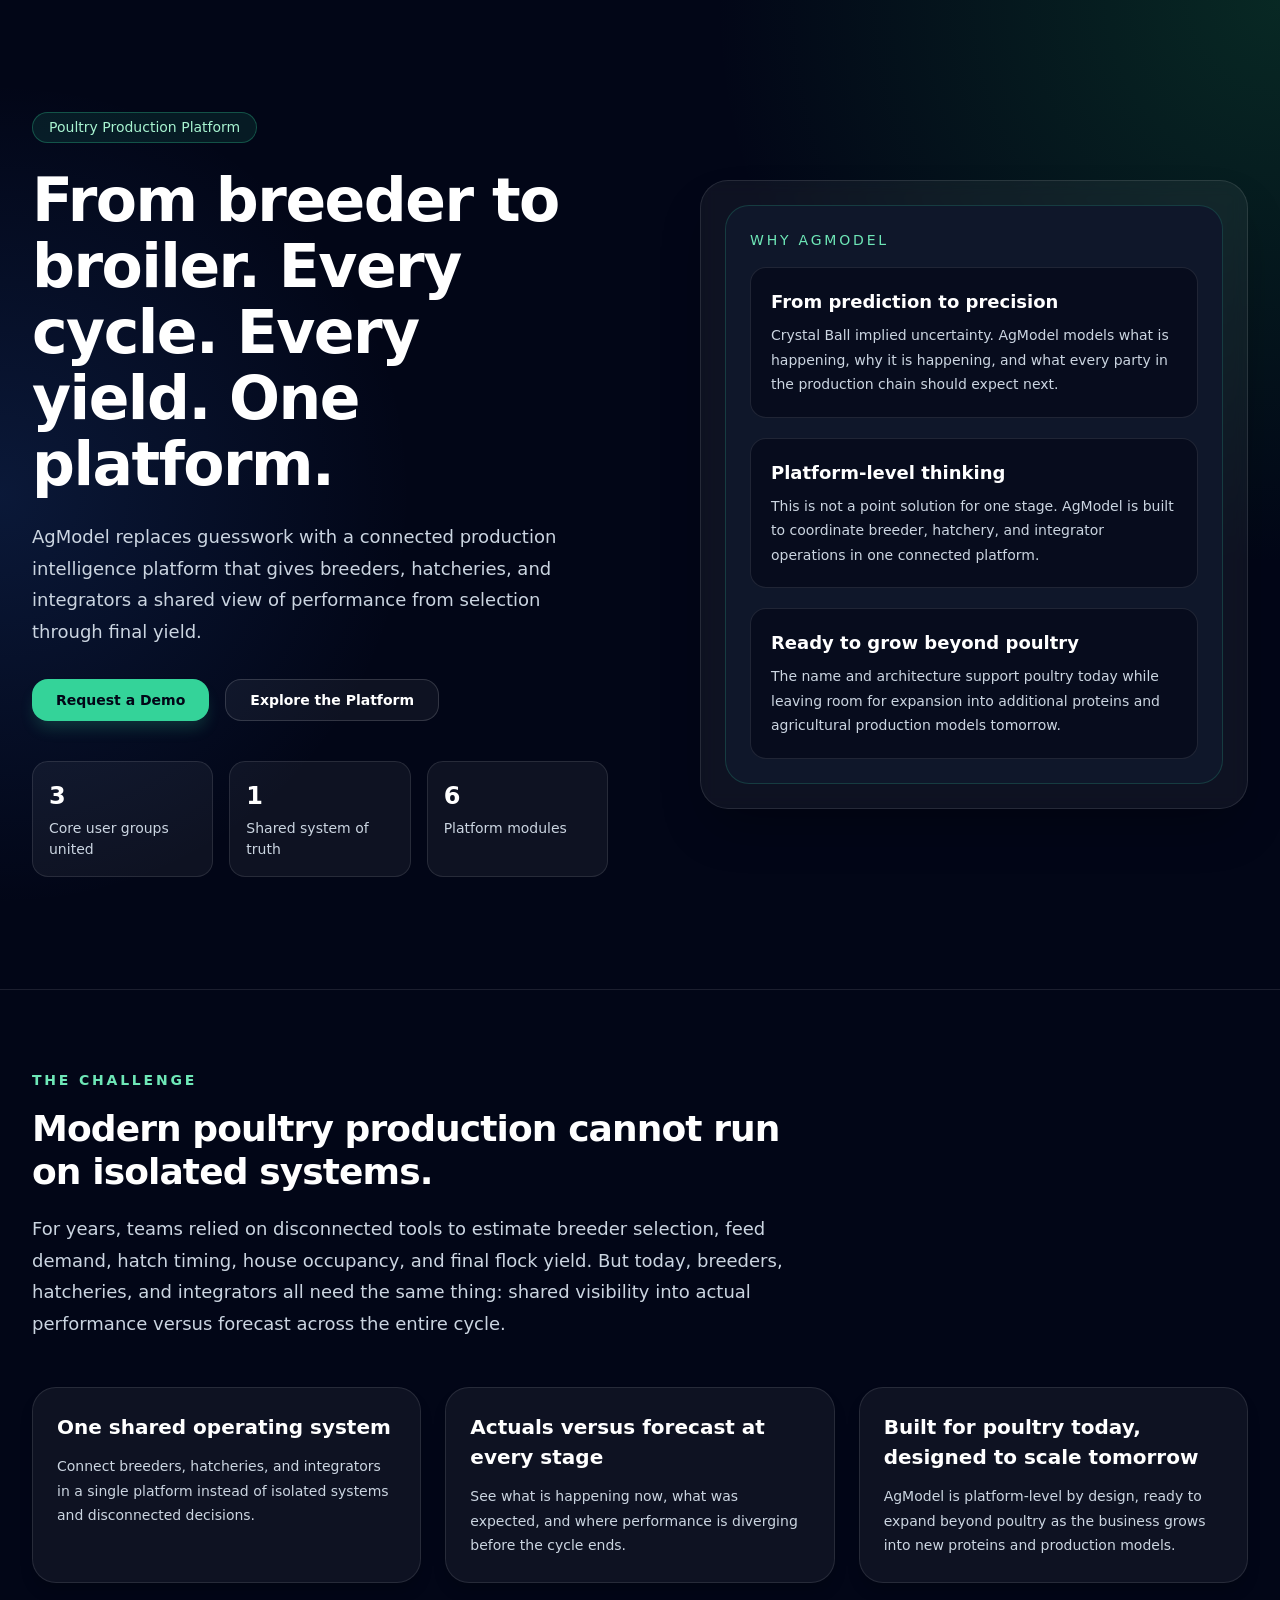
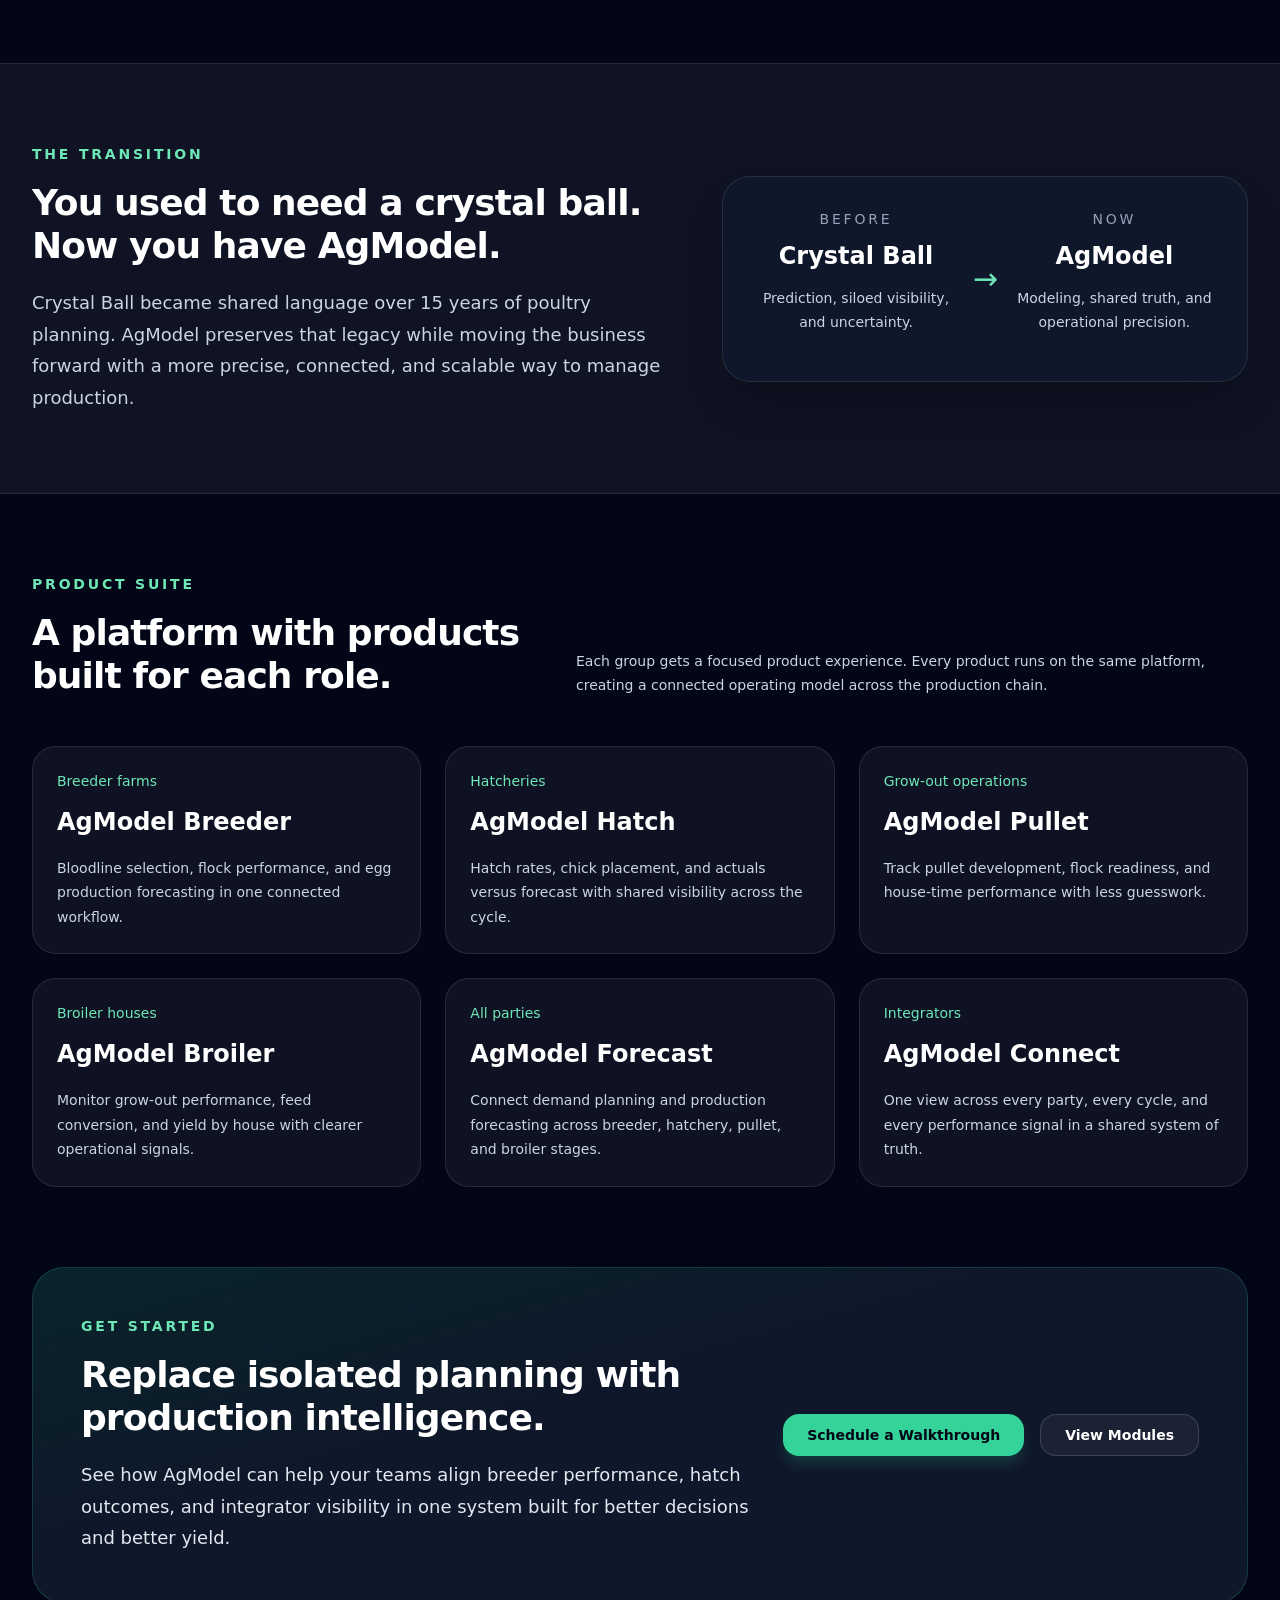
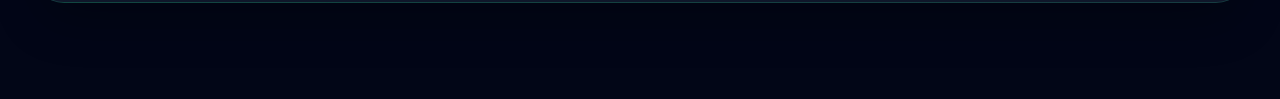
<file: index.html>
<!DOCTYPE html>
<html lang="en">
<head>
  <meta charset="UTF-8" />
  <meta name="viewport" content="width=device-width, initial-scale=1.0" />
  <title>AgModel — Poultry Production Platform</title>
  <meta name="description" content="From breeder to broiler. Every cycle. Every yield. One platform. Connected production intelligence for breeders, hatcheries, and integrators." />
  <link rel="stylesheet" href="agmodel_landing_page.css" />
</head>
<body>
  <div class="page">
    <section class="hero-section" aria-labelledby="hero-heading">
      <div class="hero-bg" aria-hidden="true"></div>
      <div class="hero-inner">
        <div class="hero-grid">
          <div>
            <div class="badge-pill">Poultry Production Platform</div>
            <h1 id="hero-heading" class="hero-title">
              From breeder to broiler. Every cycle. Every yield. One platform.
            </h1>
            <p class="hero-lead">
              AgModel replaces guesswork with a connected production intelligence platform that gives breeders,
              hatcheries, and integrators a shared view of performance from selection through final yield.
            </p>
            <div class="hero-actions">
              <button type="button" class="btn-primary">Request a Demo</button>
              <button type="button" class="btn-secondary">Explore the Platform</button>
            </div>
            <div class="stats-grid">
              <div class="stat-card">
                <div class="stat-num">3</div>
                <div class="stat-label">Core user groups united</div>
              </div>
              <div class="stat-card">
                <div class="stat-num">1</div>
                <div class="stat-label">Shared system of truth</div>
              </div>
              <div class="stat-card">
                <div class="stat-num">6</div>
                <div class="stat-label">Platform modules</div>
              </div>
            </div>
          </div>

          <div class="hero-aside">
            <div class="why-outer">
              <div class="why-inner">
                <div class="why-label">Why AgModel</div>
                <div class="why-list">
                  <div class="why-item">
                    <h3>From prediction to precision</h3>
                    <p>
                      Crystal Ball implied uncertainty. AgModel models what is happening, why it is happening,
                      and what every party in the production chain should expect next.
                    </p>
                  </div>
                  <div class="why-item">
                    <h3>Platform-level thinking</h3>
                    <p>
                      This is not a point solution for one stage. AgModel is built to coordinate breeder,
                      hatchery, and integrator operations in one connected platform.
                    </p>
                  </div>
                  <div class="why-item">
                    <h3>Ready to grow beyond poultry</h3>
                    <p>
                      The name and architecture support poultry today while leaving room for expansion into
                      additional proteins and agricultural production models tomorrow.
                    </p>
                  </div>
                </div>
              </div>
            </div>
          </div>
        </div>
      </div>
    </section>

    <section class="mx-auto max-w-7xl px-6 py-20 lg:px-8" aria-labelledby="challenge-heading">
      <div class="max-w-3xl">
        <div class="section-kicker">The challenge</div>
        <h2 id="challenge-heading" class="section-title">
          Modern poultry production cannot run on isolated systems.
        </h2>
        <p class="section-prose">
          For years, teams relied on disconnected tools to estimate breeder selection, feed demand, hatch timing,
          house occupancy, and final flock yield. But today, breeders, hatcheries, and integrators all need the
          same thing: shared visibility into actual performance versus forecast across the entire cycle.
        </p>
      </div>

      <div class="pillars-grid">
        <div class="pillar-card">
          <h3>One shared operating system</h3>
          <p>
            Connect breeders, hatcheries, and integrators in a single platform instead of isolated systems and disconnected decisions.
          </p>
        </div>
        <div class="pillar-card">
          <h3>Actuals versus forecast at every stage</h3>
          <p>
            See what is happening now, what was expected, and where performance is diverging before the cycle ends.
          </p>
        </div>
        <div class="pillar-card">
          <h3>Built for poultry today, designed to scale tomorrow</h3>
          <p>
            AgModel is platform-level by design, ready to expand beyond poultry as the business grows into new proteins and production models.
          </p>
        </div>
      </div>
    </section>

    <section class="band" aria-labelledby="transition-heading">
      <div class="mx-auto max-w-7xl px-6 py-20 lg:px-8">
        <div class="transition-grid">
          <div>
            <div class="section-kicker">The transition</div>
            <h2 id="transition-heading" class="section-title">
              You used to need a crystal ball. Now you have AgModel.
            </h2>
            <p class="section-prose">
              Crystal Ball became shared language over 15 years of poultry planning. AgModel preserves that legacy
              while moving the business forward with a more precise, connected, and scalable way to manage production.
            </p>
          </div>
          <div class="transition-card">
            <div class="transition-row">
              <div class="transition-col">
                <div class="label">Before</div>
                <div class="name">Crystal Ball</div>
                <p class="sub">Prediction, siloed visibility, and uncertainty.</p>
              </div>
              <div class="arrow" aria-hidden="true">→</div>
              <div class="transition-col">
                <div class="label">Now</div>
                <div class="name">AgModel</div>
                <p class="sub">Modeling, shared truth, and operational precision.</p>
              </div>
            </div>
          </div>
        </div>
      </div>
    </section>

    <section class="mx-auto max-w-7xl px-6 py-20 lg:px-8" aria-labelledby="suite-heading">
      <div class="suite-head">
        <div>
          <div class="section-kicker">Product suite</div>
          <h2 id="suite-heading" class="section-title">
            A platform with products built for each role.
          </h2>
        </div>
        <p>
          Each group gets a focused product experience. Every product runs on the same platform, creating a connected
          operating model across the production chain.
        </p>
      </div>

      <div class="modules-grid">
        <article class="module-card">
          <div class="module-user">Breeder farms</div>
          <h3>AgModel Breeder</h3>
          <p>Bloodline selection, flock performance, and egg production forecasting in one connected workflow.</p>
        </article>
        <article class="module-card">
          <div class="module-user">Hatcheries</div>
          <h3>AgModel Hatch</h3>
          <p>Hatch rates, chick placement, and actuals versus forecast with shared visibility across the cycle.</p>
        </article>
        <article class="module-card">
          <div class="module-user">Grow-out operations</div>
          <h3>AgModel Pullet</h3>
          <p>Track pullet development, flock readiness, and house-time performance with less guesswork.</p>
        </article>
        <article class="module-card">
          <div class="module-user">Broiler houses</div>
          <h3>AgModel Broiler</h3>
          <p>Monitor grow-out performance, feed conversion, and yield by house with clearer operational signals.</p>
        </article>
        <article class="module-card">
          <div class="module-user">All parties</div>
          <h3>AgModel Forecast</h3>
          <p>Connect demand planning and production forecasting across breeder, hatchery, pullet, and broiler stages.</p>
        </article>
        <article class="module-card">
          <div class="module-user">Integrators</div>
          <h3>AgModel Connect</h3>
          <p>One view across every party, every cycle, and every performance signal in a shared system of truth.</p>
        </article>
      </div>
    </section>

    <section class="mx-auto max-w-7xl px-6 pb-24 lg:px-8" aria-labelledby="cta-heading">
      <div class="cta-block">
        <div class="cta-inner">
          <div>
            <div class="section-kicker">Get started</div>
            <h2 id="cta-heading" class="section-title">
              Replace isolated planning with production intelligence.
            </h2>
            <p class="section-prose">
              See how AgModel can help your teams align breeder performance, hatch outcomes, and integrator visibility
              in one system built for better decisions and better yield.
            </p>
          </div>
          <div class="cta-actions">
            <button type="button" class="btn-primary">Schedule a Walkthrough</button>
            <button type="button" class="btn-secondary">View Modules</button>
          </div>
        </div>
      </div>
    </section>
  </div>
</body>
</html>
</file>
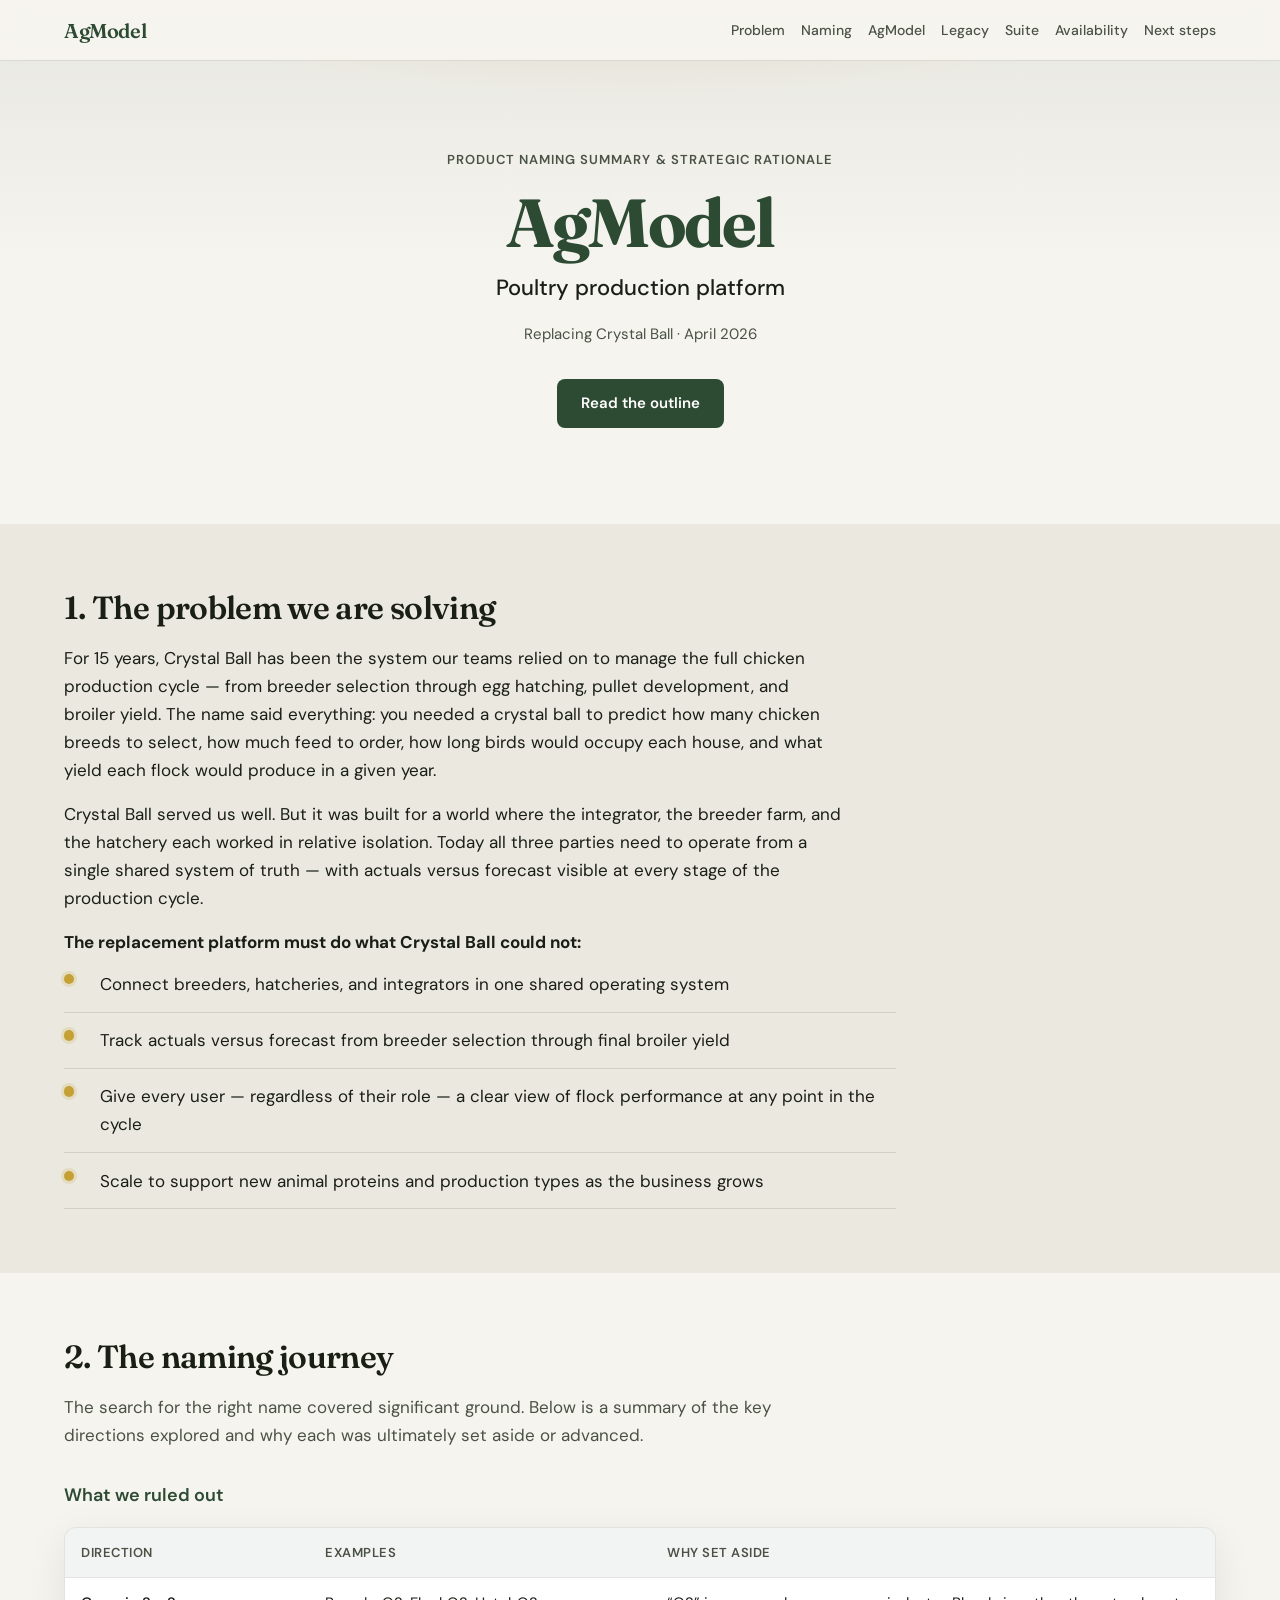
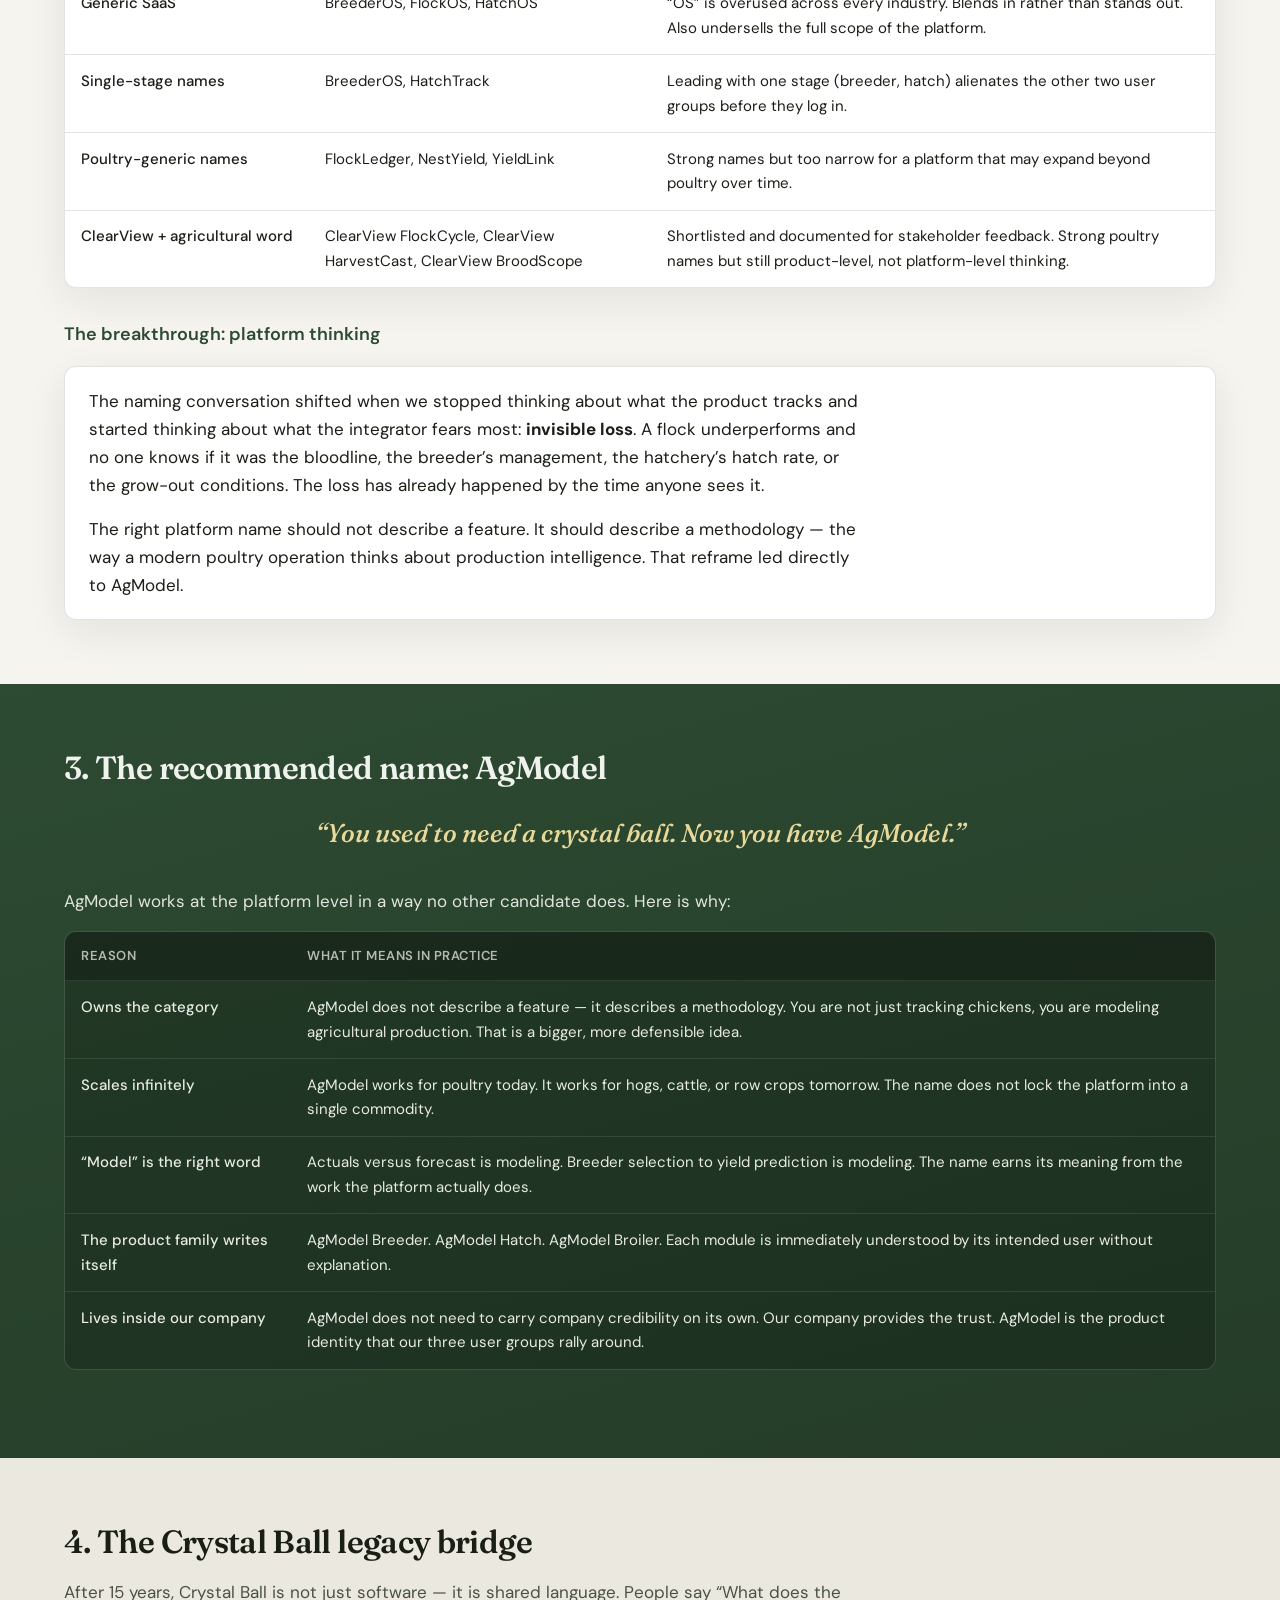
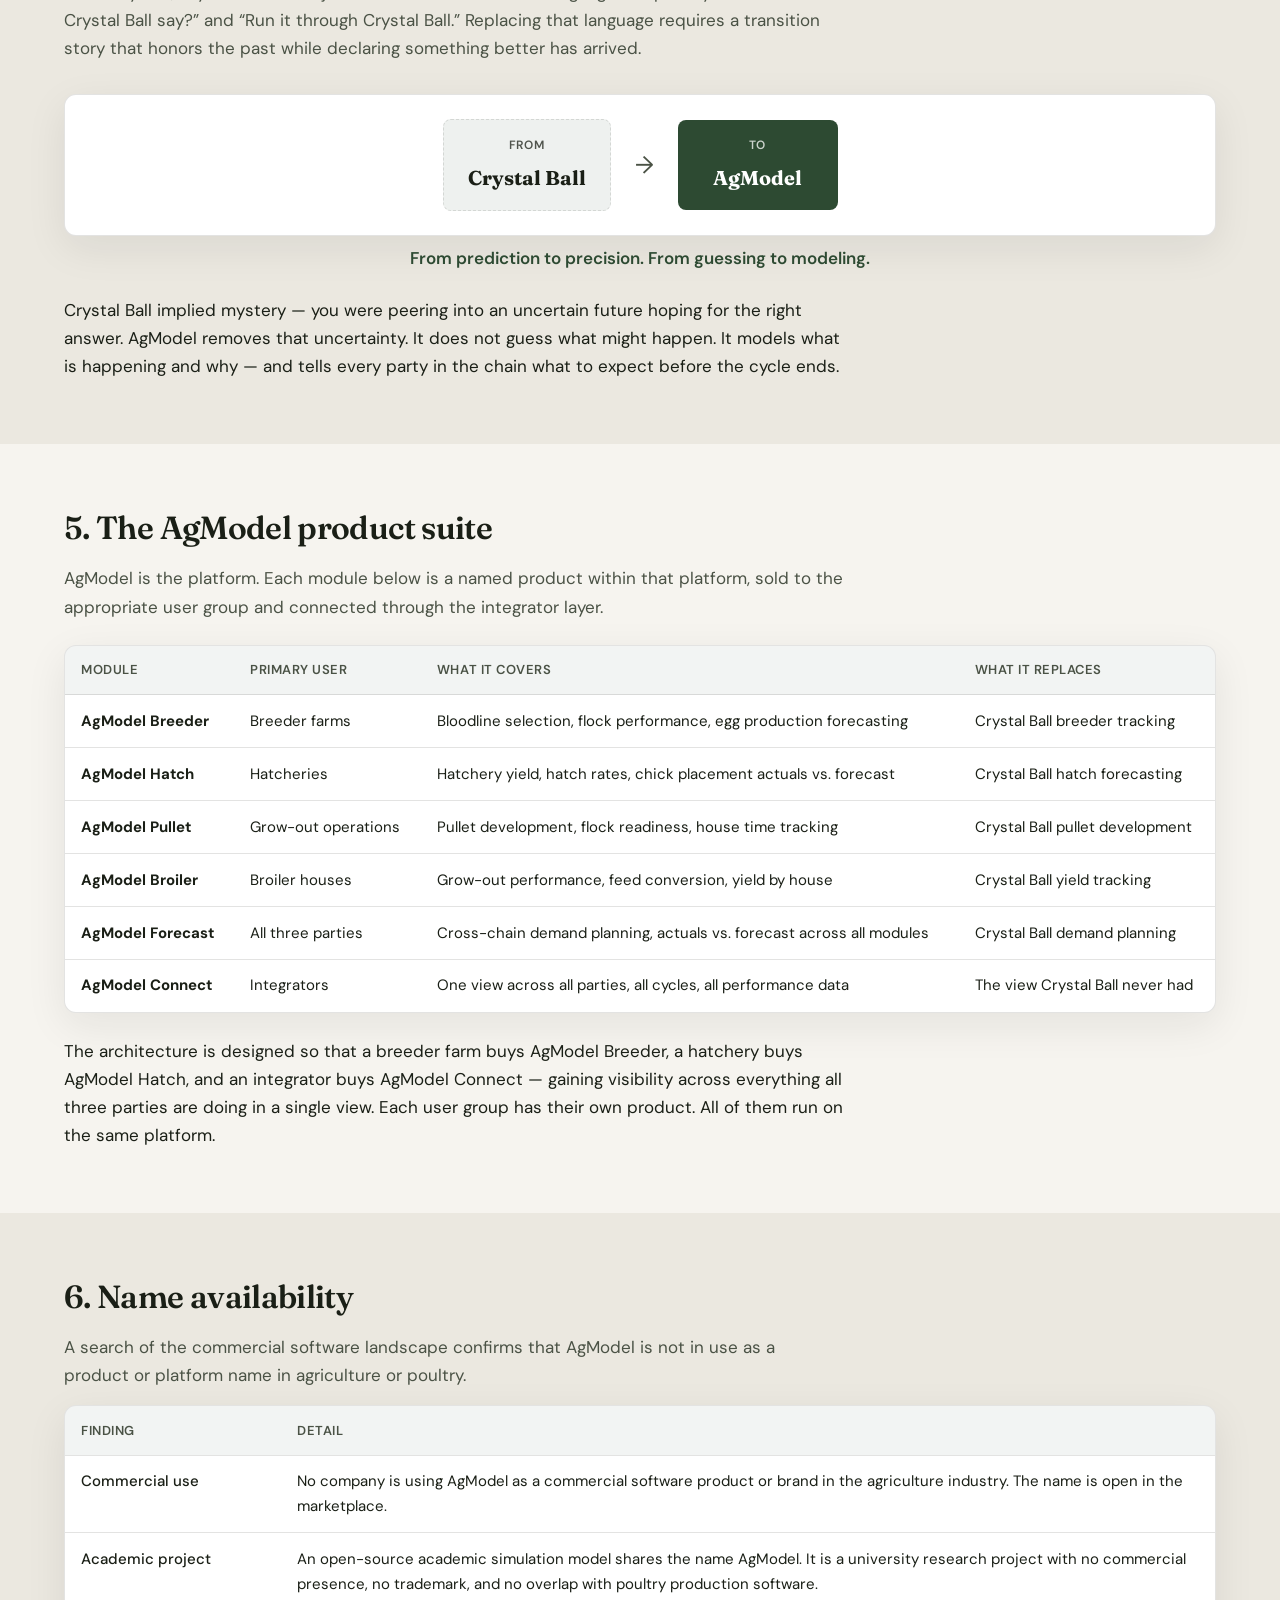
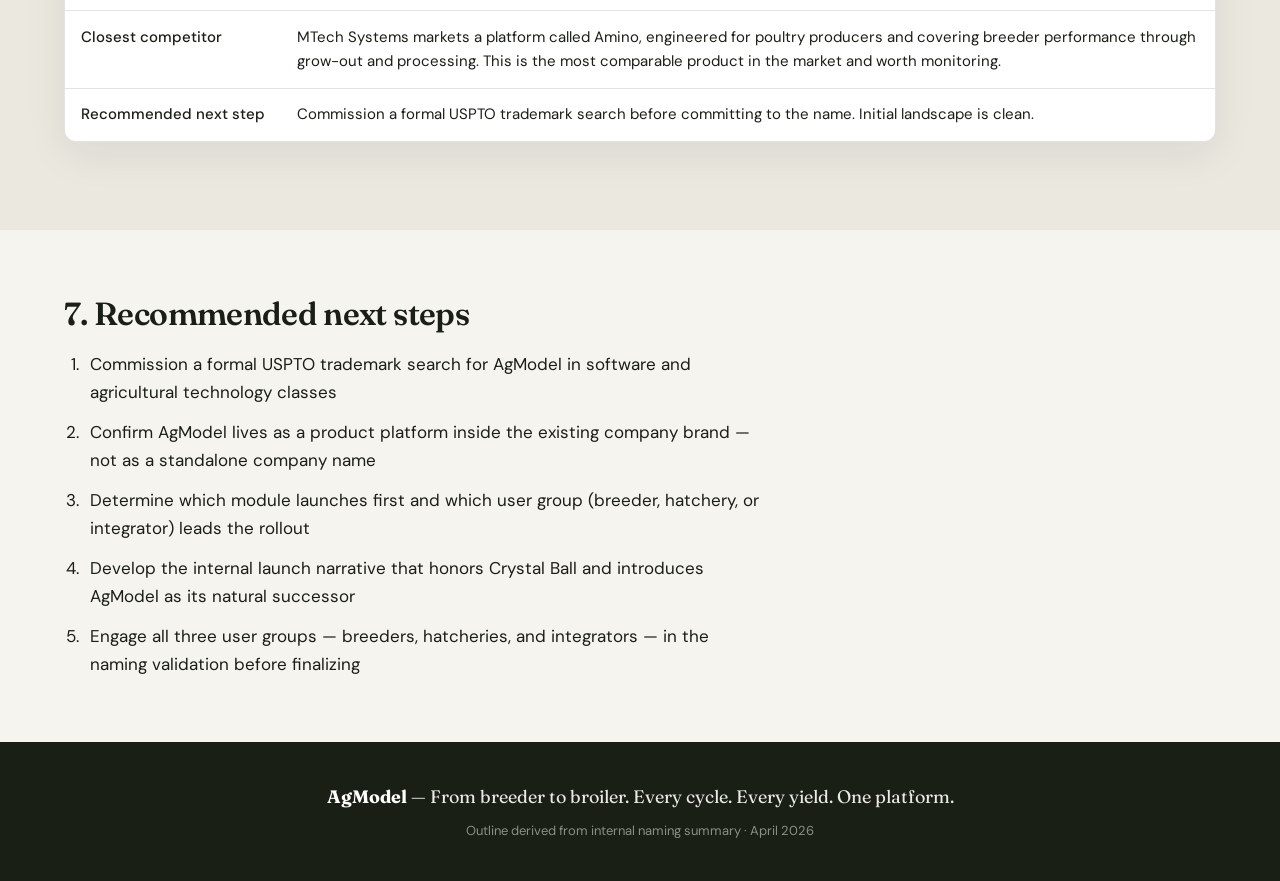
<file: old_index.html>
<!DOCTYPE html>
<html lang="en">
<head>
  <meta charset="UTF-8" />
  <meta name="viewport" content="width=device-width, initial-scale=1.0" />
  <title>AgModel — Poultry Production Platform</title>
  <meta name="description" content="Product naming summary and strategic rationale for AgModel, replacing Crystal Ball. From breeder to broiler. One platform." />
  <link rel="preconnect" href="https://fonts.googleapis.com" />
  <link rel="preconnect" href="https://fonts.gstatic.com" crossorigin />
  <link href="https://fonts.googleapis.com/css2?family=DM+Sans:ital,opsz,wght@0,9..40,400;0,9..40,500;0,9..40,600;0,9..40,700;1,9..40,400&family=Fraunces:ital,opsz,wght@0,9..144,500;0,9..144,600;0,9..144,700;1,9..144,400&display=swap" rel="stylesheet" />
  <link rel="stylesheet" href="styles.css" />
</head>
<body>
  <header class="site-header">
    <div class="wrap header-inner">
      <a class="logo" href="#top">AgModel</a>
      <nav class="nav" aria-label="Page sections">
        <a href="#problem">Problem</a>
        <a href="#naming">Naming</a>
        <a href="#recommended">AgModel</a>
        <a href="#legacy">Legacy</a>
        <a href="#suite">Suite</a>
        <a href="#availability">Availability</a>
        <a href="#next-steps">Next steps</a>
      </nav>
    </div>
  </header>

  <main id="top">
    <section class="hero">
      <div class="wrap hero-inner">
        <p class="eyebrow">Product naming summary &amp; strategic rationale</p>
        <h1 class="hero-title">AgModel</h1>
        <p class="hero-subtitle">Poultry production platform</p>
        <p class="hero-meta">Replacing Crystal Ball · April 2026</p>
        <a class="cta" href="#problem">Read the outline</a>
      </div>
      <div class="hero-accent" aria-hidden="true"></div>
    </section>

    <section id="problem" class="section section-alt">
      <div class="wrap">
        <h2>1. The problem we are solving</h2>
        <div class="prose">
          <p>For 15 years, Crystal Ball has been the system our teams relied on to manage the full chicken production cycle — from breeder selection through egg hatching, pullet development, and broiler yield. The name said everything: you needed a crystal ball to predict how many chicken breeds to select, how much feed to order, how long birds would occupy each house, and what yield each flock would produce in a given year.</p>
          <p>Crystal Ball served us well. But it was built for a world where the integrator, the breeder farm, and the hatchery each worked in relative isolation. Today all three parties need to operate from a single shared system of truth — with actuals versus forecast visible at every stage of the production cycle.</p>
          <p><strong>The replacement platform must do what Crystal Ball could not:</strong></p>
        </div>
        <ul class="checklist">
          <li>Connect breeders, hatcheries, and integrators in one shared operating system</li>
          <li>Track actuals versus forecast from breeder selection through final broiler yield</li>
          <li>Give every user — regardless of their role — a clear view of flock performance at any point in the cycle</li>
          <li>Scale to support new animal proteins and production types as the business grows</li>
        </ul>
      </div>
    </section>

    <section id="naming" class="section">
      <div class="wrap">
        <h2>2. The naming journey</h2>
        <p class="lead">The search for the right name covered significant ground. Below is a summary of the key directions explored and why each was ultimately set aside or advanced.</p>

        <h3 class="h3">What we ruled out</h3>
        <div class="table-scroll">
          <table class="data-table">
            <thead>
              <tr>
                <th scope="col">Direction</th>
                <th scope="col">Examples</th>
                <th scope="col">Why set aside</th>
              </tr>
            </thead>
            <tbody>
              <tr>
                <td>Generic SaaS</td>
                <td>BreederOS, FlockOS, HatchOS</td>
                <td>&ldquo;OS&rdquo; is overused across every industry. Blends in rather than stands out. Also undersells the full scope of the platform.</td>
              </tr>
              <tr>
                <td>Single-stage names</td>
                <td>BreederOS, HatchTrack</td>
                <td>Leading with one stage (breeder, hatch) alienates the other two user groups before they log in.</td>
              </tr>
              <tr>
                <td>Poultry-generic names</td>
                <td>FlockLedger, NestYield, YieldLink</td>
                <td>Strong names but too narrow for a platform that may expand beyond poultry over time.</td>
              </tr>
              <tr>
                <td>ClearView + agricultural word</td>
                <td>ClearView FlockCycle, ClearView HarvestCast, ClearView BroodScope</td>
                <td>Shortlisted and documented for stakeholder feedback. Strong poultry names but still product-level, not platform-level thinking.</td>
              </tr>
            </tbody>
          </table>
        </div>

        <h3 class="h3">The breakthrough: platform thinking</h3>
        <div class="prose callout">
          <p>The naming conversation shifted when we stopped thinking about what the product tracks and started thinking about what the integrator fears most: <strong>invisible loss</strong>. A flock underperforms and no one knows if it was the bloodline, the breeder&rsquo;s management, the hatchery&rsquo;s hatch rate, or the grow-out conditions. The loss has already happened by the time anyone sees it.</p>
          <p>The right platform name should not describe a feature. It should describe a methodology — the way a modern poultry operation thinks about production intelligence. That reframe led directly to AgModel.</p>
        </div>
      </div>
    </section>

    <section id="recommended" class="section section-brand">
      <div class="wrap">
        <h2>3. The recommended name: AgModel</h2>
        <blockquote class="tagline">
          <p>&ldquo;You used to need a crystal ball. Now you have AgModel.&rdquo;</p>
        </blockquote>
        <p class="lead tight">AgModel works at the platform level in a way no other candidate does. Here is why:</p>
        <div class="table-scroll">
          <table class="data-table data-table-brand">
            <thead>
              <tr>
                <th scope="col">Reason</th>
                <th scope="col">What it means in practice</th>
              </tr>
            </thead>
            <tbody>
              <tr>
                <td>Owns the category</td>
                <td>AgModel does not describe a feature — it describes a methodology. You are not just tracking chickens, you are modeling agricultural production. That is a bigger, more defensible idea.</td>
              </tr>
              <tr>
                <td>Scales infinitely</td>
                <td>AgModel works for poultry today. It works for hogs, cattle, or row crops tomorrow. The name does not lock the platform into a single commodity.</td>
              </tr>
              <tr>
                <td>&ldquo;Model&rdquo; is the right word</td>
                <td>Actuals versus forecast is modeling. Breeder selection to yield prediction is modeling. The name earns its meaning from the work the platform actually does.</td>
              </tr>
              <tr>
                <td>The product family writes itself</td>
                <td>AgModel Breeder. AgModel Hatch. AgModel Broiler. Each module is immediately understood by its intended user without explanation.</td>
              </tr>
              <tr>
                <td>Lives inside our company</td>
                <td>AgModel does not need to carry company credibility on its own. Our company provides the trust. AgModel is the product identity that our three user groups rally around.</td>
              </tr>
            </tbody>
          </table>
        </div>
      </div>
    </section>

    <section id="legacy" class="section section-alt">
      <div class="wrap">
        <h2>4. The Crystal Ball legacy bridge</h2>
        <p class="lead">After 15 years, Crystal Ball is not just software — it is shared language. People say &ldquo;What does the Crystal Ball say?&rdquo; and &ldquo;Run it through Crystal Ball.&rdquo; Replacing that language requires a transition story that honors the past while declaring something better has arrived.</p>
        <div class="bridge">
          <div class="bridge-from">
            <span class="bridge-label">From</span>
            <strong>Crystal Ball</strong>
          </div>
          <span class="bridge-arrow" aria-hidden="true">→</span>
          <div class="bridge-to">
            <span class="bridge-label">To</span>
            <strong>AgModel</strong>
          </div>
        </div>
        <p class="bridge-tag">From prediction to precision. From guessing to modeling.</p>
        <div class="prose">
          <p>Crystal Ball implied mystery — you were peering into an uncertain future hoping for the right answer. AgModel removes that uncertainty. It does not guess what might happen. It models what is happening and why — and tells every party in the chain what to expect before the cycle ends.</p>
        </div>
      </div>
    </section>

    <section id="suite" class="section">
      <div class="wrap">
        <h2>5. The AgModel product suite</h2>
        <p class="lead">AgModel is the platform. Each module below is a named product within that platform, sold to the appropriate user group and connected through the integrator layer.</p>
        <div class="table-scroll">
          <table class="data-table">
            <thead>
              <tr>
                <th scope="col">Module</th>
                <th scope="col">Primary user</th>
                <th scope="col">What it covers</th>
                <th scope="col">What it replaces</th>
              </tr>
            </thead>
            <tbody>
              <tr>
                <td><strong>AgModel Breeder</strong></td>
                <td>Breeder farms</td>
                <td>Bloodline selection, flock performance, egg production forecasting</td>
                <td>Crystal Ball breeder tracking</td>
              </tr>
              <tr>
                <td><strong>AgModel Hatch</strong></td>
                <td>Hatcheries</td>
                <td>Hatchery yield, hatch rates, chick placement actuals vs. forecast</td>
                <td>Crystal Ball hatch forecasting</td>
              </tr>
              <tr>
                <td><strong>AgModel Pullet</strong></td>
                <td>Grow-out operations</td>
                <td>Pullet development, flock readiness, house time tracking</td>
                <td>Crystal Ball pullet development</td>
              </tr>
              <tr>
                <td><strong>AgModel Broiler</strong></td>
                <td>Broiler houses</td>
                <td>Grow-out performance, feed conversion, yield by house</td>
                <td>Crystal Ball yield tracking</td>
              </tr>
              <tr>
                <td><strong>AgModel Forecast</strong></td>
                <td>All three parties</td>
                <td>Cross-chain demand planning, actuals vs. forecast across all modules</td>
                <td>Crystal Ball demand planning</td>
              </tr>
              <tr>
                <td><strong>AgModel Connect</strong></td>
                <td>Integrators</td>
                <td>One view across all parties, all cycles, all performance data</td>
                <td>The view Crystal Ball never had</td>
              </tr>
            </tbody>
          </table>
        </div>
        <div class="prose">
          <p>The architecture is designed so that a breeder farm buys AgModel Breeder, a hatchery buys AgModel Hatch, and an integrator buys AgModel Connect — gaining visibility across everything all three parties are doing in a single view. Each user group has their own product. All of them run on the same platform.</p>
        </div>
      </div>
    </section>

    <section id="availability" class="section section-alt">
      <div class="wrap">
        <h2>6. Name availability</h2>
        <p class="lead tight">A search of the commercial software landscape confirms that AgModel is not in use as a product or platform name in agriculture or poultry.</p>
        <div class="table-scroll">
          <table class="data-table">
            <thead>
              <tr>
                <th scope="col">Finding</th>
                <th scope="col">Detail</th>
              </tr>
            </thead>
            <tbody>
              <tr>
                <td>Commercial use</td>
                <td>No company is using AgModel as a commercial software product or brand in the agriculture industry. The name is open in the marketplace.</td>
              </tr>
              <tr>
                <td>Academic project</td>
                <td>An open-source academic simulation model shares the name AgModel. It is a university research project with no commercial presence, no trademark, and no overlap with poultry production software.</td>
              </tr>
              <tr>
                <td>Closest competitor</td>
                <td>MTech Systems markets a platform called Amino, engineered for poultry producers and covering breeder performance through grow-out and processing. This is the most comparable product in the market and worth monitoring.</td>
              </tr>
              <tr>
                <td>Recommended next step</td>
                <td>Commission a formal USPTO trademark search before committing to the name. Initial landscape is clean.</td>
              </tr>
            </tbody>
          </table>
        </div>
      </div>
    </section>

    <section id="next-steps" class="section">
      <div class="wrap">
        <h2>7. Recommended next steps</h2>
        <ol class="steps-list">
          <li>Commission a formal USPTO trademark search for AgModel in software and agricultural technology classes</li>
          <li>Confirm AgModel lives as a product platform inside the existing company brand — not as a standalone company name</li>
          <li>Determine which module launches first and which user group (breeder, hatchery, or integrator) leads the rollout</li>
          <li>Develop the internal launch narrative that honors Crystal Ball and introduces AgModel as its natural successor</li>
          <li>Engage all three user groups — breeders, hatcheries, and integrators — in the naming validation before finalizing</li>
        </ol>
      </div>
    </section>
  </main>

  <footer class="site-footer">
    <div class="wrap footer-inner">
      <p class="footer-line"><strong>AgModel</strong> — From breeder to broiler. Every cycle. Every yield. One platform.</p>
      <p class="footer-note">Outline derived from internal naming summary · April 2026</p>
    </div>
  </footer>
</body>
</html>
</file>
<file: styles.css>
:root {
  --bg: #f6f4ef;
  --bg-alt: #ebe8e0;
  --surface: #ffffff;
  --text: #1a1f16;
  --text-muted: #4a5245;
  --brand: #2d4a32;
  --brand-light: #3d6345;
  --accent: #c4a035;
  --accent-soft: rgba(196, 160, 53, 0.18);
  --border: rgba(26, 31, 22, 0.12);
  --radius: 12px;
  --radius-sm: 8px;
  --shadow: 0 12px 40px rgba(26, 31, 22, 0.08);
  --font-sans: "DM Sans", system-ui, sans-serif;
  --font-display: "Fraunces", Georgia, serif;
  --max: 72rem;
}

*,
*::before,
*::after {
  box-sizing: border-box;
}

html {
  scroll-behavior: smooth;
}

body {
  margin: 0;
  font-family: var(--font-sans);
  font-size: 1.0625rem;
  line-height: 1.65;
  color: var(--text);
  background: var(--bg);
}

.wrap {
  width: min(100% - 2rem, var(--max));
  margin-inline: auto;
}

/* Header */
.site-header {
  position: sticky;
  top: 0;
  z-index: 50;
  background: rgba(246, 244, 239, 0.92);
  backdrop-filter: blur(10px);
  border-bottom: 1px solid var(--border);
}

.header-inner {
  display: flex;
  align-items: center;
  justify-content: space-between;
  gap: 1rem;
  padding: 0.85rem 0;
  flex-wrap: wrap;
}

.logo {
  font-family: var(--font-display);
  font-weight: 600;
  font-size: 1.25rem;
  color: var(--brand);
  text-decoration: none;
  letter-spacing: -0.02em;
}

.nav {
  display: flex;
  flex-wrap: wrap;
  gap: 0.35rem 1rem;
  font-size: 0.875rem;
  font-weight: 500;
}

.nav a {
  color: var(--text-muted);
  text-decoration: none;
}

.nav a:hover {
  color: var(--brand);
}

/* Hero */
.hero {
  position: relative;
  padding: clamp(3rem, 8vw, 5.5rem) 0 clamp(4rem, 10vw, 6rem);
  overflow: hidden;
}

.hero-inner {
  position: relative;
  z-index: 1;
  text-align: center;
}

.hero-accent {
  position: absolute;
  inset: 0;
  background:
    radial-gradient(ellipse 80% 50% at 50% -20%, var(--accent-soft), transparent 55%),
    linear-gradient(180deg, rgba(45, 74, 50, 0.06) 0%, transparent 45%);
  pointer-events: none;
}

.eyebrow {
  font-size: 0.8125rem;
  font-weight: 600;
  letter-spacing: 0.08em;
  text-transform: uppercase;
  color: var(--text-muted);
  margin: 0 0 1rem;
}

.hero-title {
  font-family: var(--font-display);
  font-size: clamp(2.75rem, 8vw, 4.25rem);
  font-weight: 700;
  letter-spacing: -0.03em;
  color: var(--brand);
  margin: 0;
  line-height: 1.05;
}

.hero-subtitle {
  font-size: clamp(1.125rem, 2.5vw, 1.375rem);
  color: var(--text);
  margin: 0.75rem 0 0;
  font-weight: 500;
}

.hero-meta {
  margin: 1rem 0 0;
  color: var(--text-muted);
  font-size: 0.9375rem;
}

.cta {
  display: inline-block;
  margin-top: 2rem;
  padding: 0.75rem 1.5rem;
  background: var(--brand);
  color: #fff;
  font-weight: 600;
  font-size: 0.9375rem;
  text-decoration: none;
  border-radius: var(--radius-sm);
  transition: background 0.2s, transform 0.15s;
}

.cta:hover {
  background: var(--brand-light);
  transform: translateY(-1px);
}

/* Sections */
.section {
  padding: clamp(2.5rem, 5vw, 4rem) 0;
}

.section-alt {
  background: var(--bg-alt);
}

.section-brand {
  background: linear-gradient(165deg, #2d4a32 0%, #243c28 100%);
  color: #e8ebe4;
}

.section-brand h2,
.section-brand .lead,
.section-brand .tight {
  color: #f0f3ed;
}

.section-brand .lead {
  opacity: 0.92;
}

h2 {
  font-family: var(--font-display);
  font-size: clamp(1.5rem, 3vw, 2rem);
  font-weight: 600;
  letter-spacing: -0.02em;
  margin: 0 0 1rem;
  line-height: 1.25;
}

.h3 {
  font-size: 1.125rem;
  font-weight: 600;
  margin: 2rem 0 0.75rem;
  color: var(--brand);
}

.section-brand .h3 {
  color: var(--accent);
}

.lead {
  font-size: 1.0625rem;
  color: var(--text-muted);
  margin: 0 0 1.5rem;
  max-width: 65ch;
}

.lead.tight {
  margin-bottom: 1rem;
}

.prose p {
  margin: 0 0 1rem;
  max-width: 65ch;
}

.prose p:last-child {
  margin-bottom: 0;
}

.checklist {
  margin: 0;
  padding: 0;
  list-style: none;
  max-width: 52rem;
}

.checklist li {
  position: relative;
  padding: 0.85rem 0 0.85rem 2.25rem;
  border-bottom: 1px solid var(--border);
}

.checklist li::before {
  content: "";
  position: absolute;
  left: 0;
  top: 1.1rem;
  width: 0.65rem;
  height: 0.65rem;
  border-radius: 50%;
  background: var(--accent);
  box-shadow: 0 0 0 3px var(--accent-soft);
}

.callout {
  background: var(--surface);
  border: 1px solid var(--border);
  border-radius: var(--radius);
  padding: 1.25rem 1.5rem;
  box-shadow: var(--shadow);
  margin-top: 1rem;
}

.section-brand .callout {
  background: rgba(255, 255, 255, 0.08);
  border-color: rgba(255, 255, 255, 0.12);
  box-shadow: none;
}

/* Tagline */
.tagline {
  margin: 1.5rem 0 2rem;
  padding: 0;
  border: none;
  font-family: var(--font-display);
  font-size: clamp(1.25rem, 2.5vw, 1.6rem);
  font-style: italic;
  font-weight: 500;
  color: var(--accent);
  text-align: center;
}

.tagline p {
  margin: 0;
}

.section-brand .tagline {
  color: #e8d89a;
}

/* Tables */
.table-scroll {
  overflow-x: auto;
  margin: 1rem 0 1.5rem;
  border-radius: var(--radius);
  border: 1px solid var(--border);
  background: var(--surface);
  box-shadow: var(--shadow);
}

.section-brand .table-scroll {
  border-color: rgba(255, 255, 255, 0.15);
  background: rgba(0, 0, 0, 0.2);
  box-shadow: none;
}

.data-table {
  width: 100%;
  border-collapse: collapse;
  font-size: 0.9375rem;
}

.data-table th,
.data-table td {
  padding: 0.85rem 1rem;
  text-align: left;
  vertical-align: top;
  border-bottom: 1px solid var(--border);
}

.section-brand .data-table th,
.section-brand .data-table td {
  border-color: rgba(255, 255, 255, 0.1);
}

.data-table th {
  font-weight: 600;
  font-size: 0.8125rem;
  text-transform: uppercase;
  letter-spacing: 0.04em;
  color: var(--text-muted);
  background: rgba(45, 74, 50, 0.06);
}

.section-brand .data-table th {
  color: rgba(232, 235, 228, 0.75);
  background: rgba(0, 0, 0, 0.25);
}

.data-table tbody tr:last-child th,
.data-table tbody tr:last-child td {
  border-bottom: none;
}

.data-table td:first-child {
  font-weight: 500;
  white-space: nowrap;
}

.data-table-brand td:first-child {
  white-space: normal;
  min-width: 10rem;
}

/* Legacy bridge */
.bridge {
  display: flex;
  flex-wrap: wrap;
  align-items: center;
  justify-content: center;
  gap: 1rem 1.5rem;
  margin: 2rem 0 0.5rem;
  padding: 1.5rem;
  background: var(--surface);
  border-radius: var(--radius);
  border: 1px solid var(--border);
  box-shadow: var(--shadow);
}

.bridge-from,
.bridge-to {
  text-align: center;
  padding: 1rem 1.5rem;
  border-radius: var(--radius-sm);
  min-width: 10rem;
}

.bridge-from {
  background: rgba(45, 74, 50, 0.08);
  border: 1px dashed var(--border);
}

.bridge-to {
  background: var(--brand);
  color: #fff;
}

.bridge-label {
  display: block;
  font-size: 0.75rem;
  font-weight: 600;
  text-transform: uppercase;
  letter-spacing: 0.06em;
  opacity: 0.75;
  margin-bottom: 0.35rem;
}

.bridge-from strong,
.bridge-to strong {
  font-family: var(--font-display);
  font-size: 1.25rem;
}

.bridge-arrow {
  font-size: 1.5rem;
  color: var(--text-muted);
}

.bridge-tag {
  text-align: center;
  font-weight: 600;
  color: var(--brand);
  margin: 0 0 1.5rem;
}

/* Steps */
.steps-list {
  margin: 0;
  padding-left: 1.25rem;
  max-width: 58ch;
}

.steps-list li {
  margin-bottom: 0.75rem;
  padding-left: 0.35rem;
}

.steps-list li:last-child {
  margin-bottom: 0;
}

/* Footer */
.site-footer {
  background: var(--text);
  color: #c5cbc0;
  padding: 2.5rem 0;
  margin-top: 0;
}

.footer-inner {
  text-align: center;
}

.footer-line {
  font-family: var(--font-display);
  font-size: 1.125rem;
  margin: 0 0 0.5rem;
  color: #e8ebe4;
}

.footer-line strong {
  color: #fff;
}

.footer-note {
  margin: 0;
  font-size: 0.8125rem;
  opacity: 0.65;
}

@media (max-width: 640px) {
  .nav {
    width: 100%;
    justify-content: center;
  }

  .data-table {
    font-size: 0.875rem;
  }

  .data-table td:first-child {
    white-space: normal;
  }
}
</file>
<file: agmodel_landing_page.css>
/* Static port of Tailwind classes from agmodel_landing_page.jsx */

:root {
  --slate-950: #020617;
  --slate-900: #0f172a;
  --slate-400: #94a3b8;
  --slate-300: #cbd5e1;
  --slate-200: #e2e8f0;
  --white: #fff;
  --emerald-300: #6ee7b7;
  --emerald-200: #a7f3d0;
  --emerald-400: #34d399;
  --blue-glow: rgba(59, 130, 246, 0.15);
  --green-glow: rgba(34, 197, 94, 0.18);
  --max: 80rem;
  --radius-card: 24px;
  --radius-hero-card: 28px;
  --radius-cta: 32px;
}

*,
*::before,
*::after {
  box-sizing: border-box;
}

html {
  scroll-behavior: smooth;
}

body {
  margin: 0;
  min-height: 100vh;
  font-family: ui-sans-serif, system-ui, -apple-system, "Segoe UI", Roboto, "Helvetica Neue", Arial, sans-serif;
  font-size: 16px;
  line-height: 1.5;
  background: var(--slate-950);
  color: var(--white);
}

.page {
  min-height: 100vh;
  background: var(--slate-950);
  color: var(--white);
}

.mx-auto {
  margin-left: auto;
  margin-right: auto;
}

.max-w-7xl {
  max-width: var(--max);
}

.px-6 {
  padding-left: 1.5rem;
  padding-right: 1.5rem;
}

.py-20 {
  padding-top: 5rem;
  padding-bottom: 5rem;
}

.pb-24 {
  padding-bottom: 6rem;
}

@media (min-width: 1024px) {
  .lg\:px-8 {
    padding-left: 2rem;
    padding-right: 2rem;
  }

  .lg\:py-28 {
    padding-top: 7rem;
    padding-bottom: 7rem;
  }
}

/* Hero section */
.hero-section {
  position: relative;
  overflow: hidden;
  border-bottom: 1px solid rgba(255, 255, 255, 0.1);
}

.hero-bg {
  position: absolute;
  inset: 0;
  background:
    radial-gradient(circle at top right, var(--green-glow), transparent 35%),
    radial-gradient(circle at left, var(--blue-glow), transparent 30%);
  pointer-events: none;
}

.hero-inner {
  position: relative;
  margin: 0 auto;
  max-width: var(--max);
  padding: 5rem 1.5rem;
}

@media (min-width: 1024px) {
  .hero-inner {
    padding: 7rem 2rem;
  }
}

.hero-grid {
  display: grid;
  align-items: center;
  gap: 3.5rem;
}

@media (min-width: 1024px) {
  .hero-grid {
    grid-template-columns: 1fr 1fr;
  }

  .hero-aside {
    padding-left: 2rem;
  }
}

.badge-pill {
  display: inline-flex;
  align-items: center;
  border-radius: 9999px;
  border: 1px solid rgba(52, 211, 153, 0.3);
  background: rgba(52, 211, 153, 0.1);
  padding: 0.25rem 1rem;
  font-size: 0.875rem;
  color: var(--emerald-200);
}

.hero-title {
  margin: 1.5rem 0 0;
  max-width: 48rem;
  font-size: clamp(2.5rem, 5vw, 3.75rem);
  font-weight: 600;
  letter-spacing: -0.025em;
  line-height: 1.1;
  color: var(--white);
}

.hero-lead {
  margin: 1.5rem 0 0;
  max-width: 42rem;
  font-size: 1.125rem;
  line-height: 1.75;
  color: var(--slate-300);
}

.hero-actions {
  margin-top: 2rem;
  display: flex;
  flex-wrap: wrap;
  gap: 1rem;
}

.btn-primary {
  border: none;
  cursor: pointer;
  border-radius: 1rem;
  background: var(--emerald-400);
  padding: 0.75rem 1.5rem;
  font-size: 0.875rem;
  font-weight: 600;
  color: var(--slate-950);
  box-shadow: 0 10px 15px -3px rgba(52, 211, 153, 0.2);
  transition: transform 0.15s ease, box-shadow 0.15s ease;
  font-family: inherit;
}

.btn-primary:hover {
  transform: translateY(-2px);
}

.btn-secondary {
  border: 1px solid rgba(255, 255, 255, 0.15);
  cursor: pointer;
  border-radius: 1rem;
  background: rgba(255, 255, 255, 0.05);
  padding: 0.75rem 1.5rem;
  font-size: 0.875rem;
  font-weight: 600;
  color: var(--white);
  transition: background 0.15s ease;
  font-family: inherit;
}

.btn-secondary:hover {
  background: rgba(255, 255, 255, 0.1);
}

.stats-grid {
  margin-top: 2.5rem;
  display: grid;
  max-width: 36rem;
  grid-template-columns: repeat(3, 1fr);
  gap: 1rem;
}

.stat-card {
  border-radius: 1rem;
  border: 1px solid rgba(255, 255, 255, 0.1);
  background: rgba(255, 255, 255, 0.05);
  padding: 1rem;
}

.stat-num {
  font-size: 1.5rem;
  font-weight: 600;
}

.stat-label {
  margin-top: 0.25rem;
  font-size: 0.875rem;
  color: var(--slate-300);
}

/* Why card stack */
.why-outer {
  border-radius: var(--radius-hero-card);
  border: 1px solid rgba(255, 255, 255, 0.1);
  background: rgba(255, 255, 255, 0.05);
  padding: 1.5rem;
  box-shadow: 0 25px 50px -12px rgba(0, 0, 0, 0.3);
  backdrop-filter: blur(8px);
}

.why-inner {
  border-radius: 24px;
  border: 1px solid rgba(52, 211, 153, 0.2);
  background: var(--slate-900);
  padding: 1.5rem;
}

.why-label {
  font-size: 0.875rem;
  font-weight: 500;
  text-transform: uppercase;
  letter-spacing: 0.2em;
  color: var(--emerald-300);
}

.why-list {
  margin-top: 1rem;
  display: flex;
  flex-direction: column;
  gap: 1.25rem;
}

.why-item {
  border-radius: 1rem;
  border: 1px solid rgba(255, 255, 255, 0.1);
  background: rgba(2, 6, 23, 0.6);
  padding: 1.25rem;
}

.why-item h3 {
  margin: 0;
  font-size: 1.125rem;
  font-weight: 600;
}

.why-item p {
  margin: 0.5rem 0 0;
  font-size: 0.875rem;
  line-height: 1.75;
  color: var(--slate-300);
}

/* Section labels */
.section-kicker {
  font-size: 0.875rem;
  font-weight: 600;
  text-transform: uppercase;
  letter-spacing: 0.2em;
  color: var(--emerald-300);
}

.section-title {
  margin: 1rem 0 0;
  font-size: clamp(1.875rem, 3vw, 2.25rem);
  font-weight: 600;
  letter-spacing: -0.025em;
  line-height: 1.2;
}

.section-prose {
  margin: 1.25rem 0 0;
  font-size: 1.125rem;
  line-height: 1.75;
  color: var(--slate-300);
}

.max-w-3xl {
  max-width: 48rem;
}

/* Pillars */
.pillars-grid {
  margin-top: 3rem;
  display: grid;
  gap: 1.5rem;
}

@media (min-width: 768px) {
  .pillars-grid {
    grid-template-columns: repeat(3, 1fr);
  }
}

.pillar-card {
  border-radius: var(--radius-card);
  border: 1px solid rgba(255, 255, 255, 0.1);
  background: rgba(255, 255, 255, 0.05);
  padding: 1.5rem;
  box-shadow: 0 10px 15px -3px rgba(0, 0, 0, 0.2);
}

.pillar-card h3 {
  margin: 0;
  font-size: 1.25rem;
  font-weight: 600;
}

.pillar-card p {
  margin: 0.75rem 0 0;
  font-size: 0.875rem;
  line-height: 1.75;
  color: var(--slate-300);
}

/* Transition band */
.band {
  border-top: 1px solid rgba(255, 255, 255, 0.1);
  border-bottom: 1px solid rgba(255, 255, 255, 0.1);
  background: rgba(255, 255, 255, 0.05);
}

.transition-grid {
  display: grid;
  gap: 3rem;
  align-items: center;
}

@media (min-width: 1024px) {
  .transition-grid {
    grid-template-columns: 1.1fr 0.9fr;
  }
}

.transition-card {
  border-radius: var(--radius-hero-card);
  border: 1px solid rgba(255, 255, 255, 0.1);
  background: var(--slate-900);
  padding: 2rem;
  box-shadow: 0 25px 50px -12px rgba(0, 0, 0, 0.3);
}

.transition-row {
  display: grid;
  grid-template-columns: 1fr auto 1fr;
  align-items: center;
  gap: 1rem;
  text-align: center;
}

@media (max-width: 520px) {
  .transition-row {
    grid-template-columns: 1fr;
    gap: 1.25rem;
  }

  .transition-row .arrow {
    order: 2;
    line-height: 1;
  }

  .transition-col:first-of-type {
    order: 1;
  }

  .transition-col:last-of-type {
    order: 3;
  }
}

.transition-row .arrow {
  font-size: 1.875rem;
  color: var(--emerald-300);
}

.transition-col .label {
  font-size: 0.875rem;
  text-transform: uppercase;
  letter-spacing: 0.2em;
  color: var(--slate-400);
}

.transition-col .name {
  margin-top: 0.5rem;
  font-size: 1.5rem;
  font-weight: 600;
}

.transition-col .sub {
  margin-top: 0.75rem;
  font-size: 0.875rem;
  line-height: 1.75;
  color: var(--slate-300);
}

/* Product suite header row */
.suite-head {
  display: flex;
  flex-direction: column;
  gap: 1rem;
}

@media (min-width: 640px) {
  .suite-head {
    flex-direction: row;
    align-items: flex-end;
    justify-content: space-between;
  }
}

.suite-head p {
  margin: 0;
  max-width: 42rem;
  font-size: 0.875rem;
  line-height: 1.75;
  color: var(--slate-300);
}

.modules-grid {
  margin-top: 3rem;
  display: grid;
  gap: 1.5rem;
}

@media (min-width: 768px) {
  .modules-grid {
    grid-template-columns: repeat(2, 1fr);
  }
}

@media (min-width: 1280px) {
  .modules-grid {
    grid-template-columns: repeat(3, 1fr);
  }
}

.module-card {
  border-radius: var(--radius-card);
  border: 1px solid rgba(255, 255, 255, 0.1);
  background: rgba(255, 255, 255, 0.05);
  padding: 1.5rem;
  transition: transform 0.15s ease, border-color 0.15s ease, background 0.15s ease;
}

.module-card:hover {
  transform: translateY(-4px);
  border-color: rgba(52, 211, 153, 0.3);
  background: rgba(255, 255, 255, 0.07);
}

.module-user {
  font-size: 0.875rem;
  font-weight: 500;
  color: var(--emerald-300);
}

.module-card h3 {
  margin: 0.75rem 0 0;
  font-size: 1.5rem;
  font-weight: 600;
}

.module-card p {
  margin: 1rem 0 0;
  font-size: 0.875rem;
  line-height: 1.75;
  color: var(--slate-300);
}

/* CTA footer block */
.cta-block {
  border-radius: var(--radius-cta);
  border: 1px solid rgba(52, 211, 153, 0.2);
  background: linear-gradient(to bottom right, rgba(52, 211, 153, 0.15), var(--slate-900) 45%, var(--slate-900));
  padding: 2rem;
  box-shadow: 0 25px 50px -12px rgba(0, 0, 0, 0.3);
}

@media (min-width: 640px) {
  .cta-block {
    padding: 3rem;
  }
}

.cta-inner {
  display: grid;
  gap: 2rem;
  align-items: center;
}

@media (min-width: 1024px) {
  .cta-inner {
    grid-template-columns: 1fr auto;
  }
}

.cta-inner .section-prose {
  color: var(--slate-200);
}

.cta-actions {
  display: flex;
  flex-wrap: wrap;
  gap: 1rem;
}

@media (min-width: 1024px) {
  .cta-actions {
    justify-content: flex-end;
  }
}
</file>
